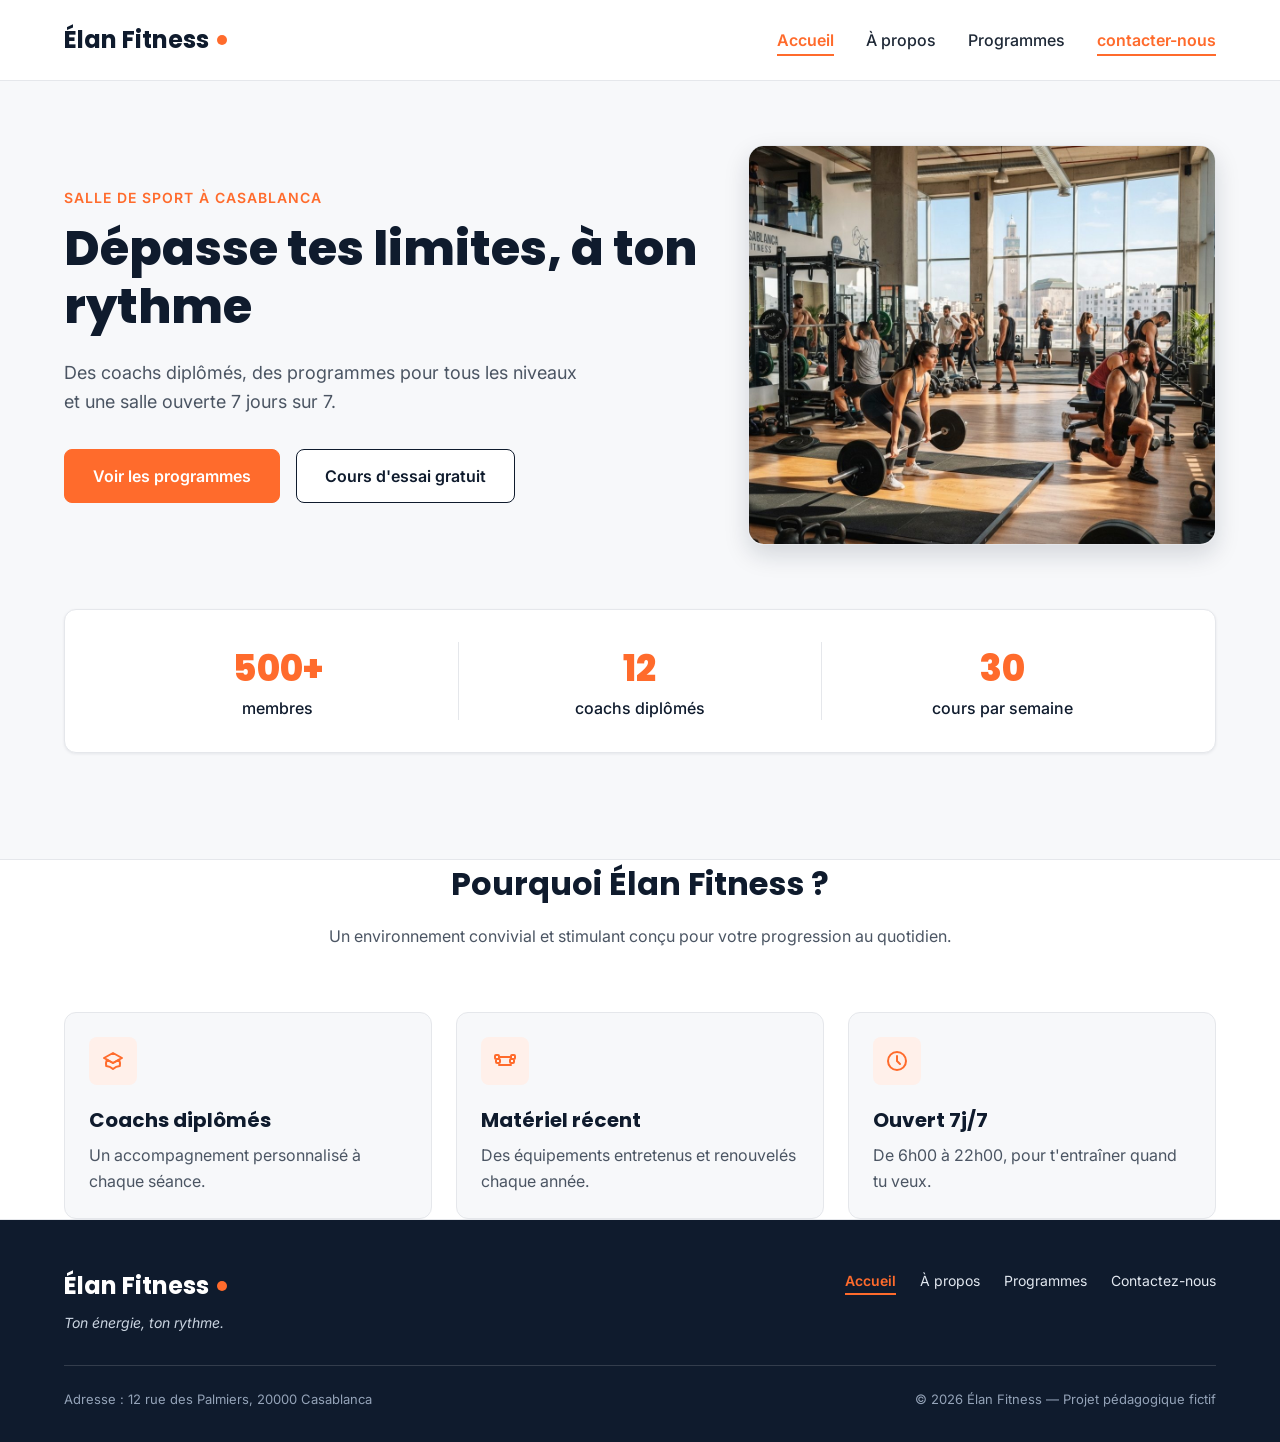
<file: index.html>
<!DOCTYPE html>
<html lang="fr">
<head>
  <meta charset="UTF-8">
  <meta name="viewport" content="width=device-width, initial-scale=1">
  <meta name="description" content="Élan Fitness, salle de sport à Casablanca : musculation, yoga, cardio et boxe fitness avec des coachs diplômés. Réservez votre cours d'essai gratuit.">
  <title>Élan Fitness | Salle de sport à Casablanca</title>

  <!-- Polices Google : Poppins (titres) et Inter (textes) -->
  <link rel="preconnect" href="https://fonts.googleapis.com">
  <link rel="preconnect" href="https://fonts.gstatic.com" crossorigin>
  <link href="https://fonts.googleapis.com/css2?family=Inter:wght@400;500;600&family=Poppins:wght@600;700;800&display=swap" rel="stylesheet">

  <!-- Notre feuille de style -->
  <link rel="stylesheet" href="style.css">
</head>

<body>

  <!-- =========================================================
       EN-TÊTE : logo + menu (le même sur toutes les pages)
       ========================================================= -->
  <header class="en-tete">
    <div class="conteneur en-tete-contenu">
      <a href="index.html" class="logo">Élan Fitness</a>

      <nav aria-label="Navigation principale">
        <ul class="menu">
          <li><a href="index.html" class="lien-actif">Accueil</a></li>
          <li><a href="a propos.html">À propos</a></li>
          <li><a href="programmes.html">Programmes</a></li>
          <li><a href="contactez-nous.html" class="lien-actif">contacter-nous</a></li>
        </ul>
      </nav>
    </div>
  </header>

  <main>

    <!-- =========================================================
         PAGE 1 : ACCUEIL (hero + chiffres + avantages)
         ========================================================= -->
    <section id="accueil" class="hero">
      <div class="conteneur">

        <div class="hero-contenu">
          <div class="hero-texte">
            <p class="sur-titre">Salle de sport à Casablanca</p>
            <h1>Dépasse tes limites, à ton rythme</h1>
            <p class="hero-description">
              Des coachs diplômés, des programmes pour tous les niveaux et une salle ouverte 7 jours sur 7.
            </p>
            <div class="boutons">
              <a href="#programmes" class="bouton bouton-principal">Voir les programmes</a>
              <a href="#contact" class="bouton bouton-secondaire">Cours d'essai gratuit</a>
            </div>
          </div>

          <img class="hero-image" src="img/hero.jpg" alt="Des personnes s'entraînent dans une salle de sport lumineuse à Casablanca">
        </div>

        <div class="chiffres">
          <div class="chiffre">
            <p class="chiffre-nombre">500+</p>
            <p>membres</p>
          </div>
          <div class="chiffre">
            <p class="chiffre-nombre">12</p>
            <p>coachs diplômés</p>
          </div>
          <div class="chiffre">
            <p class="chiffre-nombre">30</p>
            <p>cours par semaine</p>
          </div>
        </div>

      </div>
    </section>

    <section class="section section-blanche">
      <div class="conteneur">

        <div class="section-titre">
          <h2>Pourquoi Élan Fitness ?</h2>
          <p>Un environnement convivial et stimulant conçu pour votre progression au quotidien.</p>
        </div>

        <div class="cartes">
          <article class="carte carte-avantage">
            <div class="icone"><img src="img/icone-coach.svg" alt=""></div>
            <h3>Coachs diplômés</h3>
            <p>Un accompagnement personnalisé à chaque séance.</p>
          </article>

          <article class="carte carte-avantage">
            <div class="icone"><img src="img/icone-materiel.svg" alt=""></div>
            <h3>Matériel récent</h3>
            <p>Des équipements entretenus et renouvelés chaque année.</p>
          </article>

          <article class="carte carte-avantage">
            <div class="icone"><img src="img/icone-horloge.svg" alt=""></div>
            <h3>Ouvert 7j/7</h3>
            <p>De 6h00 à 22h00, pour t'entraîner quand tu veux.</p>
          </article>
        </div>

      </div>
    </section>
    <!-- =========================================================
       PIED DE PAGE (le même sur toutes les pages)
       ========================================================= -->
  <footer class="pied-de-page">
    <div class="conteneur">

      <div class="pied-haut">
        <div>
          <p class="logo logo-clair">Élan Fitness</p>
          <p class="slogan">Ton énergie, ton rythme.</p>
        </div>

        <nav aria-label="Navigation du pied de page">
          <ul class="menu menu-pied">
         <li><a href="index.html" class="lien-actif">Accueil</a></li>
          <li><a href="a propos.html">À propos</a></li>
          <li><a href="programmes.html">Programmes</a></li>
            <li><a href="#contact">Contactez-nous</a></li>
          </ul>
        </nav>
      </div>

      <div class="pied-bas">
        <p>Adresse : 12 rue des Palmiers, 20000 Casablanca</p>
        <p>&copy; 2026 Élan Fitness — Projet pédagogique fictif</p>
      </div>

    </div>
  </footer>

</body>
</html>
</file>
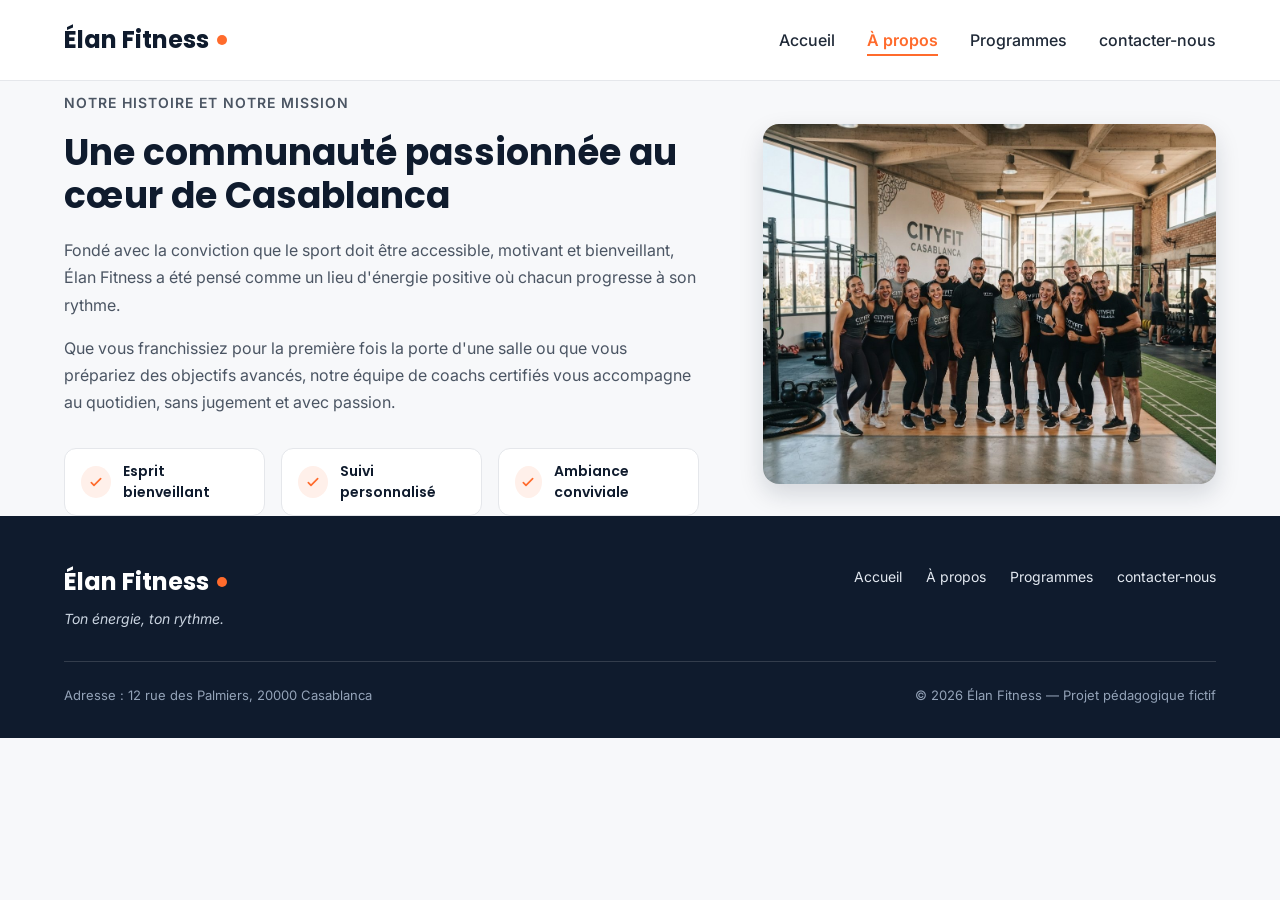
<file: a propos.html>
<!DOCTYPE html>
<html lang="fr">
<head>
  <meta charset="UTF-8">
  <meta name="viewport" content="width=device-width, initial-scale=1">
  <meta name="description" content="Élan Fitness, salle de sport à Casablanca : musculation, yoga, cardio et boxe fitness avec des coachs diplômés. Réservez votre cours d'essai gratuit.">
  <title>Élan Fitness | Salle de sport à Casablanca</title>

  <!-- Polices Google : Poppins (titres) et Inter (textes) -->
  <link rel="preconnect" href="https://fonts.googleapis.com">
  <link rel="preconnect" href="https://fonts.gstatic.com" crossorigin>
  <link href="https://fonts.googleapis.com/css2?family=Inter:wght@400;500;600&family=Poppins:wght@600;700;800&display=swap" rel="stylesheet">

  <!-- Notre feuille de style -->
  <link rel="stylesheet" href="style.css">
</head>

<body>

  <!-- =========================================================
       EN-TÊTE : logo + menu (le même sur toutes les pages)
       ========================================================= -->
  <header class="en-tete">
    <div class="conteneur en-tete-contenu">
      <a href="index.html" class="logo">Élan Fitness</a>

      <nav aria-label="Navigation principale">
        <ul class="menu">
          <li><a href="index.html" >Accueil</a></li>
          <li><a href="a propos.html" class="lien-actif">À propos</a></li>
          <li><a href="programmes.html">Programmes</a></li>
          <li><a href="contactez-nous.html" >contacter-nous</a></li>
        </ul>
      </nav>
    </div>
  </header>

  <main>
    

    <!-- =========================================================
         PAGE 2 : À PROPOS
         ========================================================= -->
    <section id="a-propos" class="section">
      <div class="conteneur apropos-contenu">

        <div class="apropos-texte">
          <p class="sur-titre">Notre histoire et notre mission</p>
          <h2>Une communauté passionnée au cœur de Casablanca</h2>
          <p>
            Fondé avec la conviction que le sport doit être accessible, motivant et bienveillant,
            Élan Fitness a été pensé comme un lieu d'énergie positive où chacun progresse à son rythme.
          </p>
          <p>
            Que vous franchissiez pour la première fois la porte d'une salle ou que vous prépariez des
            objectifs avancés, notre équipe de coachs certifiés vous accompagne au quotidien, sans
            jugement et avec passion.
          </p>

          <ul class="valeurs">
            <li class="valeur">
              <div class="icone icone-petite"><img src="img/icone-check.svg" alt=""></div>
              <span>Esprit bienveillant</span>
            </li>
            <li class="valeur">
              <div class="icone icone-petite"><img src="img/icone-check.svg" alt=""></div>
              <span>Suivi personnalisé</span>
            </li>
            <li class="valeur">
              <div class="icone icone-petite"><img src="img/icone-check.svg" alt=""></div>
              <span>Ambiance conviviale</span>
            </li>
          </ul>
        </div>

        <img class="apropos-image" src="img/equipe.jpg" alt="L'équipe de coachs d'Élan Fitness réunie dans la salle">

      </div>
    </section>

     <!-- =========================================================
       PIED DE PAGE (le même sur toutes les pages)
       ========================================================= -->
  <footer class="pied-de-page">
    <div class="conteneur">

      <div class="pied-haut">
        <div>
          <p class="logo logo-clair">Élan Fitness</p>
          <p class="slogan">Ton énergie, ton rythme.</p>
        </div>

        <nav aria-label="Navigation du pied de page">
          <ul class="menu menu-pied">
            <li><a href="index.html">Accueil</a></li>
            <li><a href="a propos.html">À propos</a></li>
            <li><a href="programmes.html">Programmes</a></li>
            <li><a href="contactez-nous.html" >contacter-nous</a></li>
          </ul>
        </nav>
      </div>

      <div class="pied-bas">
        <p>Adresse : 12 rue des Palmiers, 20000 Casablanca</p>
        <p>&copy; 2026 Élan Fitness — Projet pédagogique fictif</p>
      </div>

    </div>
  </footer>

</body>
</html>
</file>
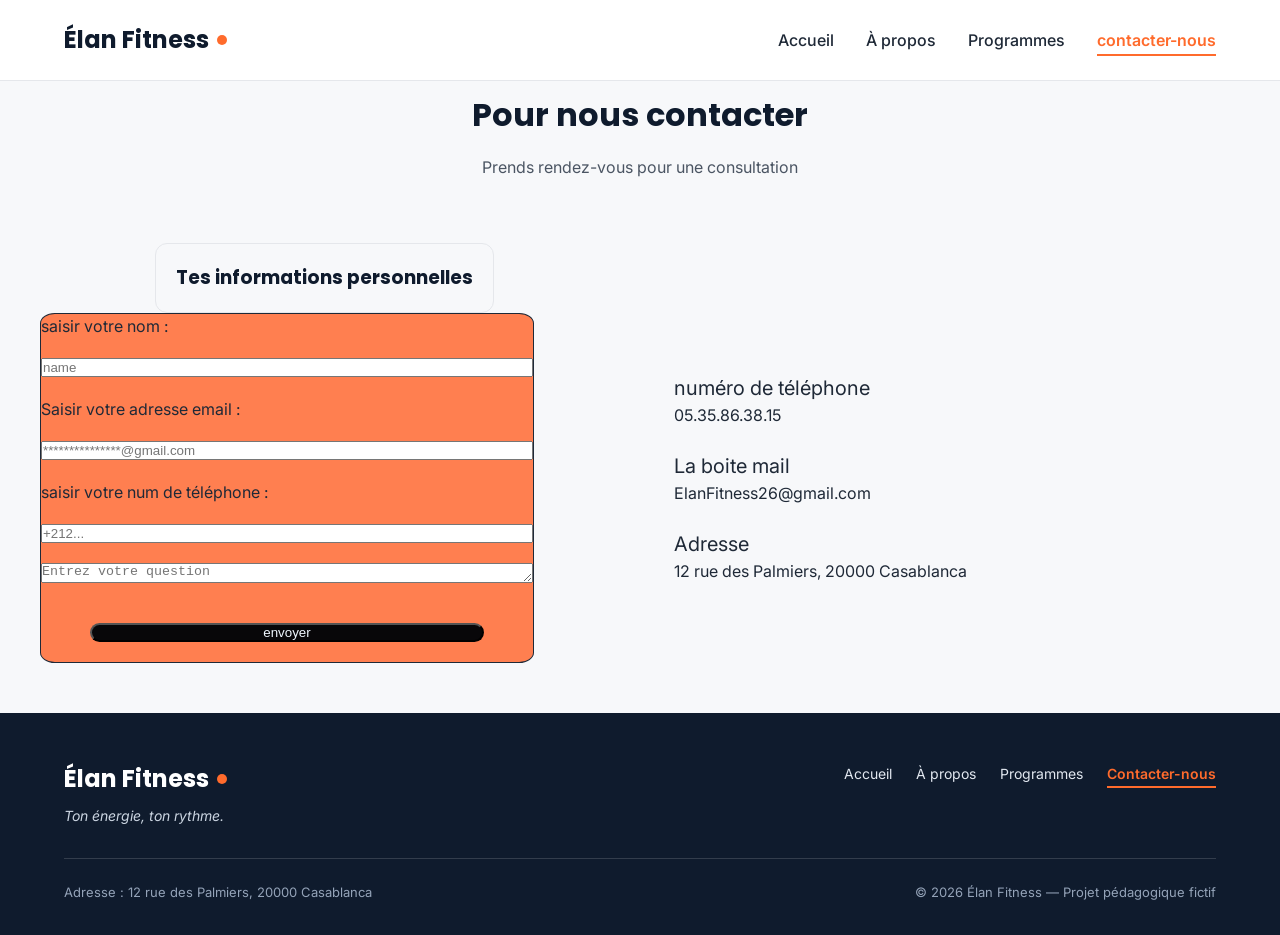
<file: contacter-nous.html>
<!DOCTYPE html>
<html lang="fr">

<head>
  <meta charset="UTF-8">
  <meta name="viewport" content="width=device-width, initial-scale=1">
  <meta name="description"
    content="Élan Fitness, salle de sport à Casablanca : musculation, yoga, cardio et boxe fitness avec des coachs diplômés. Réservez votre cours d'essai gratuit.">
  <title>Élan Fitness | Salle de sport à Casablanca</title>


  <link rel="preconnect" href="https://fonts.googleapis.com">
  <link rel="preconnect" href="https://fonts.gstatic.com" crossorigin>
  <link
    href="https://fonts.googleapis.com/css2?family=Inter:wght@400;500;600&family=Poppins:wght@600;700;800&display=swap"
    rel="stylesheet">

  <link rel="stylesheet" href="style.css">
  <link rel="stylesheet" href="styleik1.css">
</head>

<body>

  <header class="en-tete">
    <div class="conteneur en-tete-contenu">
      <a href="index.html" class="logo">Élan Fitness</a>

      <nav aria-label="Navigation principale">
        <ul class="menu">
          <li><a href="index.html">Accueil</a></li>
          <li><a href="a propos.html">À propos</a></li>
          <li><a href="programmes.html">Programmes</a></li>
          <li><a href="contacter-nous.html" class="lien-actif">contacter-nous</a></li>

        </ul>
      </nav>
    </div>
  </header>
  <main>

    <section id="contacter-nous" class="section">

      <div class="section-titre">
        <h2 class="title">Pour nous contacter </h2>
        <P> Prends rendez-vous pour une consultation
        <p>
      </div>
      <div class="cntr">
        
        <div>
          <h3 class="info">Tes informations personnelles</h3>
          <form class="forme">
            <label for="nom">saisir votre nom :</label>
            <input type="text" id="nom" placeholder="name" required>
            <label for="email">Saisir votre adresse email :</label>
            <input type="email" id="email" placeholder="***************@gmail.com" required>
            <label for="téléphone">saisir votre num de téléphone :</label>
            <input type="tel" id="téléphone" placeholder="+212..." required>
            <textarea id="message" rows="3" cols="30" placeholder="Entrez votre question"></textarea>
            <button type="submit" class="butt">envoyer</button>
          </form>
        </div>
        <div class="fit-info">

          <label for="téléphone">numéro de téléphone </label>
          <p>05.35.86.38.15</p>
          <br>
          <label for="email">La boite mail</label>
          <P>ElanFitness26@gmail.com</P>
          <br>
          <label for="loca"> Adresse</label>
          <p>12 rue des Palmiers, 20000 Casablanca</p>
        
        </div>
      </div>
      </div>
    </section>

    <footer class="pied-de-page">
      <div class="conteneur">

        <div class="pied-haut">
          <div>
            <p class="logo logo-clair">Élan Fitness</p>
            <p class="slogan">Ton énergie, ton rythme.</p>
          </div>

          <nav aria-label="Navigation du pied de page">
            <ul class="menu menu-pied">
              <li><a href="index.html">Accueil</a></li>
              <li><a href="a propos.html">À propos</a></li>
              <li><a href="programmes.html">Programmes</a></li>
              <li><a href="contacter-nous" class="lien-actif">Contacter-nous</a></li>
            </ul>
          </nav>
        </div>

        <div class="pied-bas">
          <p>Adresse : 12 rue des Palmiers, 20000 Casablanca</p>
          <p>&copy; 2026 Élan Fitness — Projet pédagogique fictif</p>
        </div>

      </div>
    </footer>

</body>

</html>
</file>
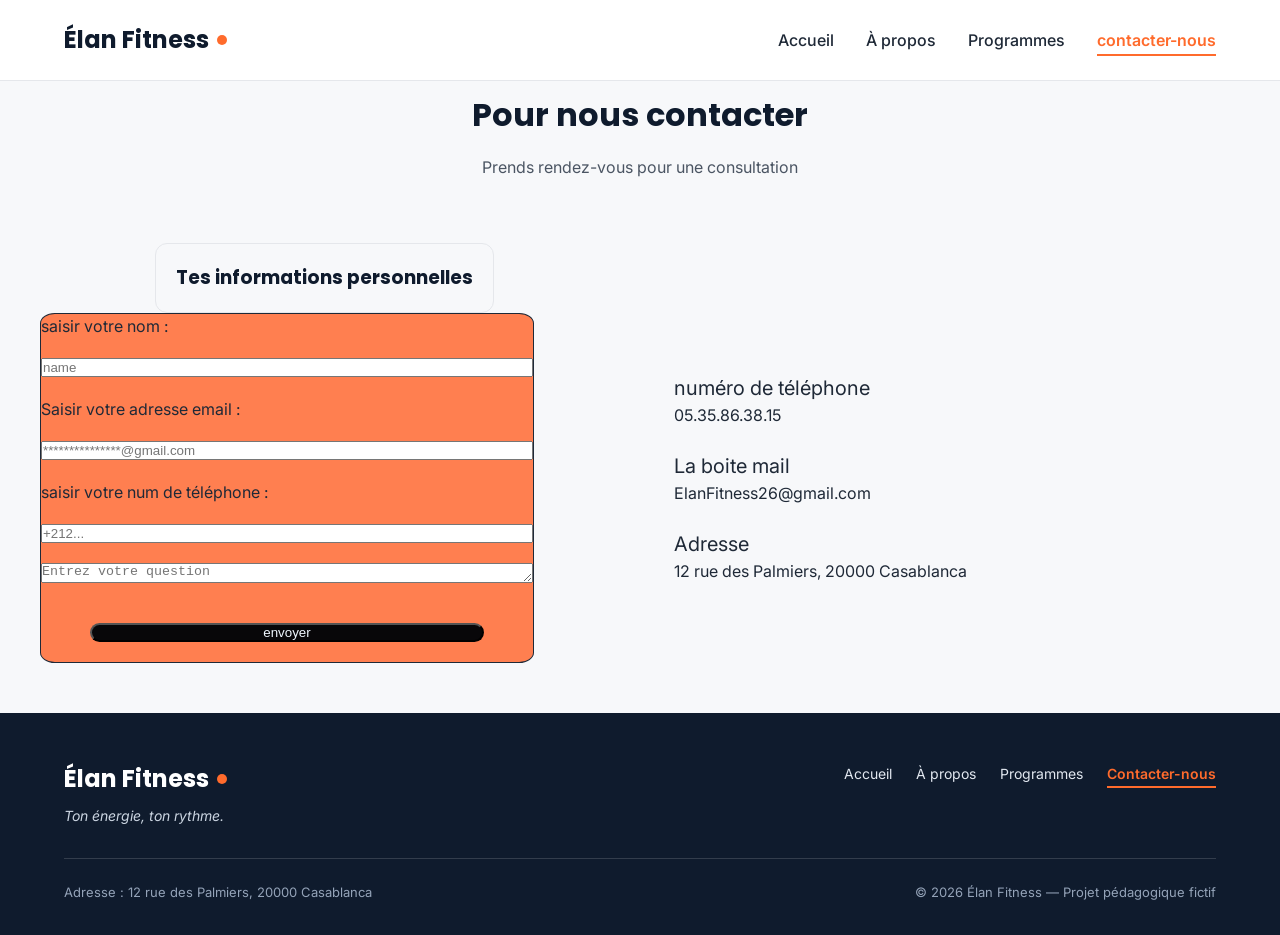
<file: contactez-nous.html>
<!DOCTYPE html>
<html lang="fr">

<head>
  <meta charset="UTF-8">
  <meta name="viewport" content="width=device-width, initial-scale=1">
  <meta name="description"
    content="Élan Fitness, salle de sport à Casablanca : musculation, yoga, cardio et boxe fitness avec des coachs diplômés. Réservez votre cours d'essai gratuit.">
  <title>Élan Fitness | Salle de sport à Casablanca</title>


  <link rel="preconnect" href="https://fonts.googleapis.com">
  <link rel="preconnect" href="https://fonts.gstatic.com" crossorigin>
  <link
    href="https://fonts.googleapis.com/css2?family=Inter:wght@400;500;600&family=Poppins:wght@600;700;800&display=swap"
    rel="stylesheet">

  <link rel="stylesheet" href="style.css">
  <link rel="stylesheet" href="styleik1.css">
</head>

<body>

  <header class="en-tete">
    <div class="conteneur en-tete-contenu">
      <a href="index.html" class="logo">Élan Fitness</a>

      <nav aria-label="Navigation principale">
        <ul class="menu">
          <li><a href="index.html">Accueil</a></li>
          <li><a href="a propos.html">À propos</a></li>
          <li><a href="programmes.html">Programmes</a></li>
          <li><a href="contactez-nous.html" class="lien-actif">contacter-nous</a></li>

        </ul>
      </nav>
    </div>
  </header>
  <main>

    <section id="contacter-nous" class="section">

      <div class="section-titre">
        <h2 class="title">Pour nous contacter </h2>
        <P> Prends rendez-vous pour une consultation
        <p>
      </div>
      <div class="cntr">
        
        <div>
          <h3 class="info">Tes informations personnelles</h3>
          <form class="forme">
            <label for="nom">saisir votre nom :</label>
            <input type="text" id="nom" placeholder="name" required>
            <label for="email">Saisir votre adresse email :</label>
            <input type="email" id="email" placeholder="***************@gmail.com" required>
            <label for="téléphone">saisir votre num de téléphone :</label>
            <input type="tel" id="téléphone" placeholder="+212..." required>
            <textarea id="message" rows="3" cols="30" placeholder="Entrez votre question"></textarea>
            <button type="submit" class="butt">envoyer</button>
          </form>
        </div>
        <div class="fit-info">

          <label for="téléphone">numéro de téléphone </label>
          <p>05.35.86.38.15</p>
          <br>
          <label for="email">La boite mail</label>
          <P>ElanFitness26@gmail.com</P>
          <br>
          <label for="loca"> Adresse</label>
          <p>12 rue des Palmiers, 20000 Casablanca</p>
        
        </div>
      </div>
      </div>
    </section>

    <footer class="pied-de-page">
      <div class="conteneur">

        <div class="pied-haut">
          <div>
            <p class="logo logo-clair">Élan Fitness</p>
            <p class="slogan">Ton énergie, ton rythme.</p>
          </div>

          <nav aria-label="Navigation du pied de page">
            <ul class="menu menu-pied">
              <li><a href="index.html">Accueil</a></li>
              <li><a href="a propos.html">À propos</a></li>
              <li><a href="programmes.html">Programmes</a></li>
              <li><a href="contactez-nous" class="lien-actif">Contacter-nous</a></li>
            </ul>
          </nav>
        </div>

        <div class="pied-bas">
          <p>Adresse : 12 rue des Palmiers, 20000 Casablanca</p>
          <p>&copy; 2026 Élan Fitness — Projet pédagogique fictif</p>
        </div>

      </div>
    </footer>

</body>

</html>
</file>
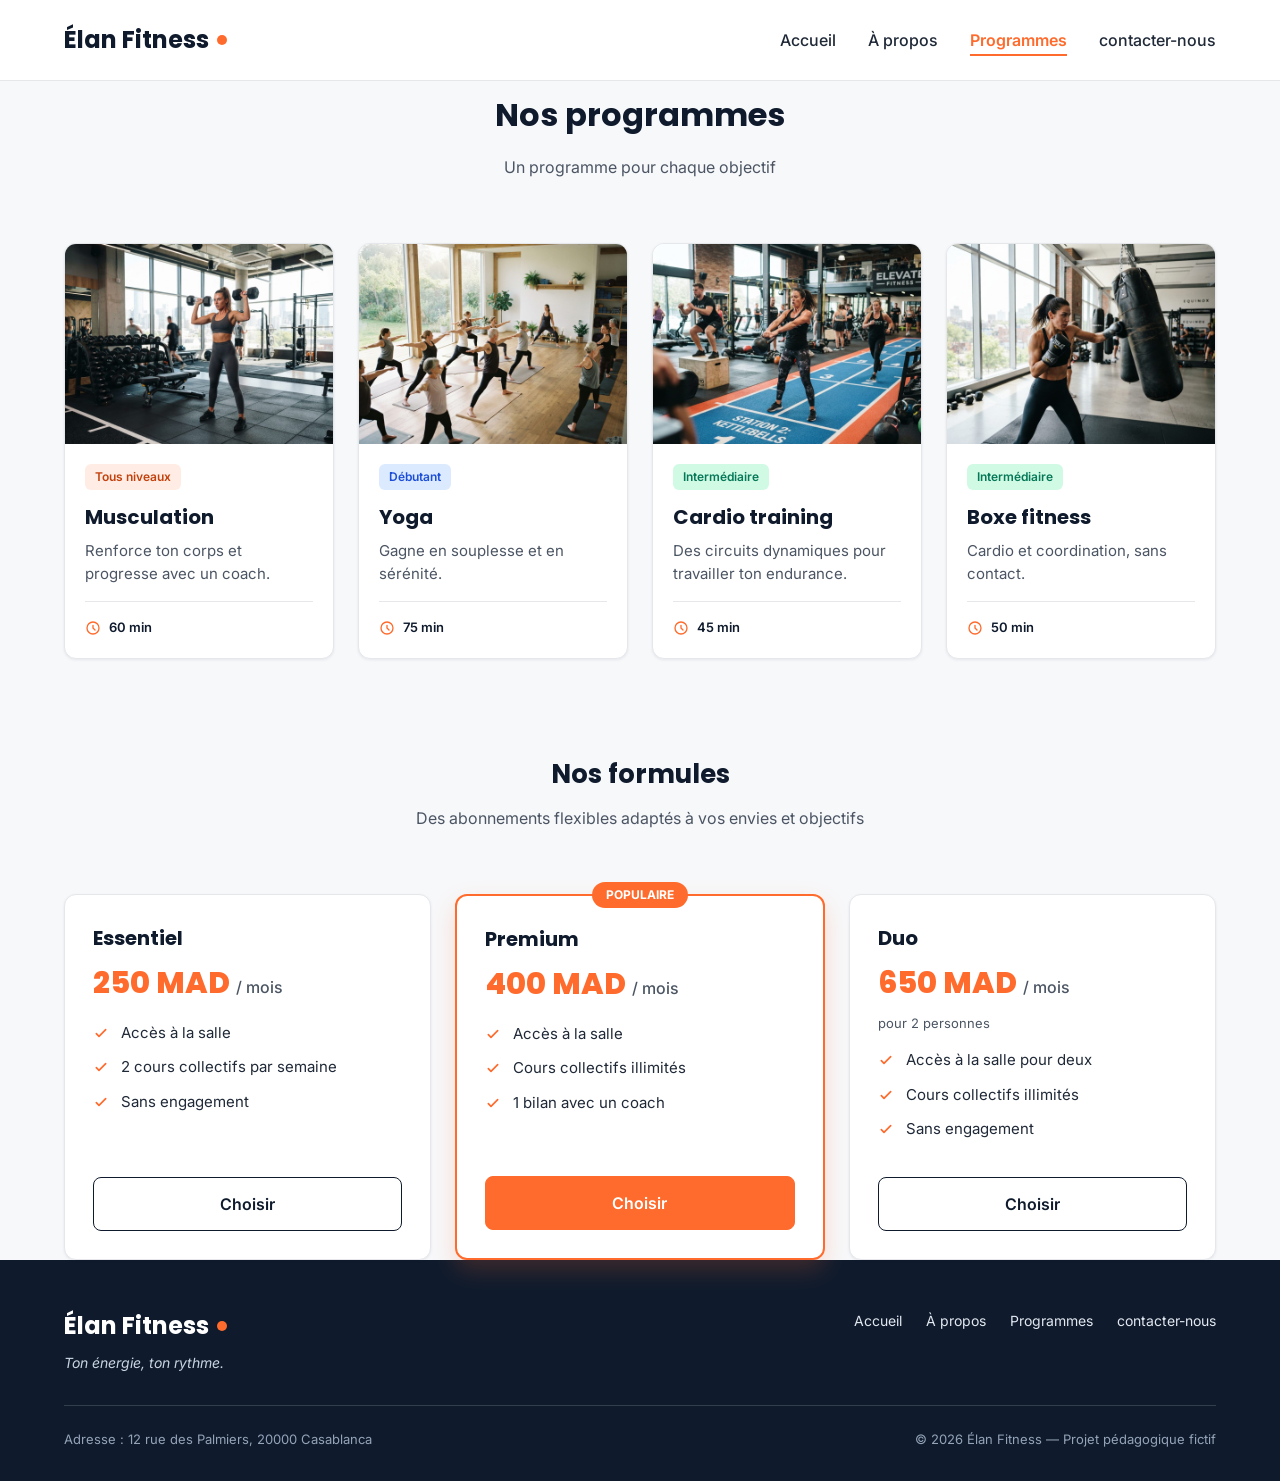
<file: programmes.html>
<!DOCTYPE html>
<html lang="fr">
<head>
  <meta charset="UTF-8">
  <meta name="viewport" content="width=device-width, initial-scale=1">
  <meta name="description" content="Élan Fitness, salle de sport à Casablanca : musculation, yoga, cardio et boxe fitness avec des coachs diplômés. Réservez votre cours d'essai gratuit.">
  <title>Élan Fitness | Salle de sport à Casablanca</title>

  
  <link rel="preconnect" href="https://fonts.googleapis.com">
  <link rel="preconnect" href="https://fonts.gstatic.com" crossorigin>
  <link href="https://fonts.googleapis.com/css2?family=Inter:wght@400;500;600&family=Poppins:wght@600;700;800&display=swap" rel="stylesheet">

 
 
   <link rel="stylesheet" href="style.css">
    <link rel="stylesheet" href="styleik1.css">
  </head>

<body>

  <header class="en-tete">
    <div class="conteneur en-tete-contenu">
      <a href="index.html" class="logo">Élan Fitness</a>

      <nav aria-label="Navigation principale">
        <ul class="menu">
          <li><a href="index.html">Accueil</a></li>
          <li><a href="a propos.html">À propos</a></li>
          <li><a href="programmes.html" class="lien-actif">Programmes</a></li>
          <li><a href="contactez-nous.html" >contacter-nous</a></li>
        </ul>
      </nav>
    </div>
  </header>

  <main>
    
    <section id="programmes" class="section">
      <div class="conteneur">

        <div class="section-titre">
          <h2>Nos programmes</h2>
          <p>Un programme pour chaque objectif</p>
        </div>

        <div class="cartes">

          <article class="carte carte-programme">
            <img src="img/musculation.jpg" alt="Une sportive soulève des haltères dans l'espace musculation">
            <div class="programme-corps">
              <span class="etiquette etiquette-orange">Tous niveaux</span>
              <h3>Musculation</h3>
              <p>Renforce ton corps et progresse avec un coach.</p>
              <p class="duree"><img src="img/icone-duree.svg" alt="">60 min</p>
            </div>
          </article>

          <article class="carte carte-programme">
            <img src="img/yoga.jpg" alt="Un groupe pratique le yoga sur des tapis dans une salle lumineuse">
            <div class="programme-corps">
              <span class="etiquette etiquette-bleue">Débutant</span>
              <h3>Yoga</h3>
              <p>Gagne en souplesse et en sérénité.</p>
              <p class="duree"><img src="img/icone-duree.svg" alt="">75 min</p>
            </div>
          </article>

          <article class="carte carte-programme">
            <img src="img/cardio.jpg" alt="Des sportifs suivent un circuit de cardio training avec des kettlebells">
            <div class="programme-corps">
              <span class="etiquette etiquette-verte">Intermédiaire</span>
              <h3>Cardio training</h3>
              <p>Des circuits dynamiques pour travailler ton endurance.</p>
              <p class="duree"><img src="img/icone-duree.svg" alt="">45 min</p>
            </div>
          </article>

          <article class="carte carte-programme">
            <img src="img/boxe.jpg" alt="Une sportive frappe un sac de frappe pendant un cours de boxe fitness">
            <div class="programme-corps">
              <span class="etiquette etiquette-verte">Intermédiaire</span>
              <h3>Boxe fitness</h3>
              <p>Cardio et coordination, sans contact.</p>
              <p class="duree"><img src="img/icone-duree.svg" alt="">50 min</p>
            </div>
          </article>

        </div>

        <div class="formules">

          <div class="section-titre">
            <h3>Nos formules</h3>
            <p>Des abonnements flexibles adaptés à vos envies et objectifs</p>
          </div>

          <div class="cartes">

            <article class="carte formule">
              <h4>Essentiel</h4>
              <p class="prix">250 MAD <span>/ mois</span></p>
              <ul class="formule-liste">
                <li>Accès à la salle</li>
                <li>2 cours collectifs par semaine</li>
                <li>Sans engagement</li>
              </ul>
              <a href="#contact" class="bouton bouton-secondaire">Choisir</a>
            </article>

            <article class="carte formule formule-populaire">
              <p class="badge-populaire">Populaire</p>
              <h4>Premium</h4>
              <p class="prix">400 MAD <span>/ mois</span></p>
              <ul class="formule-liste">
                <li>Accès à la salle</li>
                <li>Cours collectifs illimités</li>
                <li>1 bilan avec un coach</li>
              </ul>
              <a href="#contact" class="bouton bouton-principal">Choisir</a>
            </article>

            <article class="carte formule">
              <h4>Duo</h4>
              <p class="prix">650 MAD <span>/ mois</span></p>
              <p class="prix-note">pour 2 personnes</p>
              <ul class="formule-liste">
                <li>Accès à la salle pour deux</li>
                <li>Cours collectifs illimités</li>
                <li>Sans engagement</li>
              </ul>
              <a href="#contact" class="bouton bouton-secondaire">Choisir</a>
            </article>

          </div>
        </div>

      </div>
    </section>
 
  <footer class="pied-de-page">
    <div class="conteneur">

      <div class="pied-haut">
        <div>
          <p class="logo logo-clair">Élan Fitness</p>
          <p class="slogan">Ton énergie, ton rythme.</p>
        </div>

        <nav aria-label="Navigation du pied de page">
          <ul class="menu menu-pied">
            <li><a href="index.html">Accueil</a></li>
            <li><a href="a propos.html">À propos</a></li>
            <li><a href="programmes.html">Programmes</a></li>
            <li><a href="contactez-nous.html" >contacter-nous</a></li>
          </ul>
        </nav>
      </div>

      <div class="pied-bas">
        <p>Adresse : 12 rue des Palmiers, 20000 Casablanca</p>
        <p>&copy; 2026 Élan Fitness — Projet pédagogique fictif</p>
      </div>

    </div>
  </footer>

</body>
</html>
</file>
<file: style.css>
/* =========================================================
   ÉLAN FITNESS — feuille de style
   Organisation du fichier :
   1. Réglages de base
   2. Éléments communs (conteneur, boutons, cartes, icônes)
   3. En-tête
   4. Accueil
   5. À propos
   6. Programmes
   7. Contact
   8. Pied de page
   ========================================================= */


/* =========================================================
   1. RÉGLAGES DE BASE
   ========================================================= */

/* Remise à zéro : on enlève les marges par défaut du navigateur
   et on utilise le box-sizing border-box (voir le box model) */
* {
  box-sizing: border-box;
  margin: 0;
  padding: 0;
}

html {
  scroll-behavior: smooth;   /* défilement doux quand on clique sur le menu */
}

body {
  font-family: 'Inter', Arial, sans-serif;
  font-size: 16px;
  line-height: 1.5;
  color: #1F2937;
  background-color: #F7F8FA;
}

/* Tous les titres utilisent la police Poppins */
h1, h2, h3, h4 {
  font-family: 'Poppins', Arial, sans-serif;
  color: #0F1B2D;
}

a {
  color: inherit;
  text-decoration: none;
}

ul {
  list-style: none;
}

img {
  display: block;
  max-width: 100%;
}

/* Un contour visible quand on navigue au clavier (accessibilité) */
a:focus-visible,
button:focus-visible {
  outline: 3px solid #FF6B2C;
  outline-offset: 2px;
}


/* =========================================================
   2. ÉLÉMENTS COMMUNS
   ========================================================= */

/* Le conteneur centre le contenu et limite sa largeur */
.conteneur {
  width: 100%;
  max-width: 1200px;
  margin: 0 auto;
  padding: 0 24px;
}

/* Chaque grande partie de la page */
.section {
  margin-top: 10px;
}

.section-blanche {
  background-color: #FFFFFF;
  border-top: 1px solid #E5E7EB;
  border-bottom: 1px solid #E5E7EB;
}

/* Titre + phrase d'introduction centrés au-dessus d'une section */
.section-titre {
  max-width: 640px;
  margin: 0 auto 64px;
  text-align: center;
}

.section-titre h2 {
  font-size: 32px;
  margin-bottom: 16px;
}

.section-titre h3 {
  font-size: 26px;
  margin-bottom: 12px;
}

.section-titre p {
  color: #4B5563;
}

/* Petit texte orange au-dessus d'un titre */
.sur-titre {
  font-size: 14px;
  font-weight: 600;
  color: #FF6B2C;
  text-transform: uppercase;
  letter-spacing: 1px;
  margin-bottom: 12px;
}

/* ----- Boutons ----- */
.bouton {
  display: inline-block;
  padding: 14px 28px;
  border-radius: 8px;
  font-size: 16px;
  font-weight: 600;
  text-align: center;
  cursor: pointer;
}

.bouton-principal {
  background-color: #FF6B2C;
  border: 1px solid #FF6B2C;
  color: #FFFFFF;
}

.bouton-principal:hover {
  background-color: #F05817;
}

.bouton-secondaire {
  background-color: #FFFFFF;
  border: 1px solid #0F1B2D;
  color: #0F1B2D;
}

.bouton-secondaire:hover {
  background-color: #F3F4F6;
}

/* ----- Rangée de cartes (Flexbox) ----- */
.cartes {
  display: flex;
  gap: 24px;
}

.carte {
  flex: 1;                       /* toutes les cartes ont la même largeur */
  background-color: #FFFFFF;
  border: 1px solid #E5E7EB;
  border-radius: 12px;
  box-shadow: 0 1px 3px rgba(15, 27, 45, 0.08);
}

/* ----- Icône dans un carré orange clair ----- */
.icone {
  width: 48px;
  height: 48px;
  background-color: #FFF0EA;
  border-radius: 8px;
  display: flex;
  align-items: center;
  justify-content: center;
}

.icone img {
  width: 24px;
  height: 24px;
}

.icone-petite {
  width: 32px;
  height: 32px;
  border-radius: 50%;
}

.icone-petite img {
  width: 16px;
  height: 16px;
}


/* =========================================================
   3. EN-TÊTE
   ========================================================= */

.en-tete {
  position: sticky;              /* reste collé en haut de l'écran */
  top: 0;
  z-index: 10;                   /* passe devant le reste de la page */
  background-color: #FFFFFF;
  border-bottom: 1px solid #E5E7EB;
}

.en-tete-contenu {
  height: 80px;
  display: flex;
  align-items: center;
  justify-content: space-between;
}

.logo {
  display: flex;
  align-items: center;
  font-family: 'Poppins', Arial, sans-serif;
  font-size: 24px;
  font-weight: 700;
  color: #0F1B2D;
}

/* Le point orange après le logo, créé en CSS avec ::after */
.logo::after {
  content: "";
  width: 10px;
  height: 10px;
  margin-left: 8px;
  background-color: #FF6B2C;
  border-radius: 50%;
}

.menu {
  display: flex;
  gap: 32px;
}

.menu a {
  font-weight: 500;
  padding-bottom: 4px;
  border-bottom: 2px solid transparent;
}

.menu a:hover {
  color: #FF6B2C;
}

/* La page où l'on se trouve */
.menu .lien-actif {
  color: #FF6B2C;
  font-weight: 600;
  border-bottom-color: #FF6B2C;
}


/* =========================================================
   4. ACCUEIL
   ========================================================= */

.hero {
  padding: 64px 0 96px;
}

/* Deux colonnes : le texte à gauche, l'image à droite */
.hero-contenu {
  display: flex;
  align-items: center;
  gap: 32px;
}

.hero-texte {
  flex: 7;                       /* 7 parts sur 12 */
}

.hero-texte h1 {
  font-size: 48px;
  font-weight: 800;
  line-height: 1.2;
  margin-bottom: 24px;
}

.hero-description {
  max-width: 520px;
  font-size: 18px;
  line-height: 1.6;
  color: #4B5563;
  margin-bottom: 32px;
}

.boutons {
  display: flex;
  flex-wrap: wrap;
  gap: 16px;
}

.hero-image {
  flex: 5;                       /* 5 parts sur 12 */
  min-width: 0;
  height: 400px;
  object-fit: cover;             /* l'image remplit le cadre sans se déformer */
  border-radius: 16px;
  border: 1px solid #E5E7EB;
  box-shadow: 0 10px 25px rgba(15, 27, 45, 0.15);
}

/* Bandeau des trois chiffres */
.chiffres {
  display: flex;
  margin-top: 64px;
  padding: 32px;
  background-color: #FFFFFF;
  border: 1px solid #E5E7EB;
  border-radius: 12px;
  box-shadow: 0 1px 3px rgba(15, 27, 45, 0.08);
}

.chiffre {
  flex: 1;
  text-align: center;
  font-weight: 500;
  color: #0F1B2D;
}

/* Un trait entre deux chiffres (sélecteur de frère adjacent) */
.chiffre + .chiffre {
  border-left: 1px solid #E5E7EB;
}

.chiffre-nombre {
  font-family: 'Poppins', Arial, sans-serif;
  font-size: 36px;
  font-weight: 800;
  color: #FF6B2C;
}

/* Les trois avantages ("Pourquoi Élan Fitness ?") */
.carte-avantage {
  padding: 24px;
  background-color: #F7F8FA;
  box-shadow: none;
}

.carte-avantage .icone {
  margin-bottom: 20px;
}

.carte-avantage h3 {
  font-size: 20px;
  margin-bottom: 8px;
}

.carte-avantage p {
  color: #4B5563;
  line-height: 1.6;
}


/* =========================================================
   5. À PROPOS
   ========================================================= */

.apropos-contenu {
  display: flex;
  align-items: center;
  gap: 64px;
}

.apropos-texte {
  flex: 7;
}

.apropos-texte h2 {
  font-size: 36px;
  line-height: 1.2;
  margin-bottom: 20px;
}

.apropos-texte p {
  color: #4B5563;
  line-height: 1.7;
  margin-bottom: 16px;
}

/* Les trois petites cartes "valeurs" */
.valeurs {
  display: flex;
  gap: 16px;
  margin-top: 32px;
}

.valeur {
  flex: 1;
  display: flex;
  align-items: center;
  gap: 12px;
  padding: 12px 16px;
  background-color: #FFFFFF;
  border: 1px solid #E5E7EB;
  border-radius: 12px;
  font-family: 'Poppins', Arial, sans-serif;
  font-size: 14px;
  font-weight: 600;
  color: #0F1B2D;
}

.apropos-image {
  flex: 5;
  min-width: 0;
  height: 360px;
  object-fit: cover;
  border-radius: 16px;
  box-shadow: 0 10px 25px rgba(15, 27, 45, 0.15);
}


/* =========================================================
   6. PROGRAMMES
   ========================================================= */

/* ----- Les 4 cartes de programmes ----- */
.carte-programme {
  display: flex;
  flex-direction: column;
  overflow: hidden;              /* les coins de l'image suivent ceux de la carte */
}

.carte-programme > img {
  width: 100%;
  height: 200px;
  object-fit: cover;
}

.programme-corps {
  flex: 1;
  display: flex;
  flex-direction: column;
  padding: 20px;
}

.programme-corps h3 {
  font-size: 20px;
  margin-bottom: 8px;
}

.programme-corps p {
  font-size: 15px;
  color: #4B5563;
}

/* Petite étiquette du niveau */
.etiquette {
  align-self: flex-start;        /* l'étiquette garde la largeur de son texte */
  padding: 4px 10px;
  margin-bottom: 12px;
  border-radius: 6px;
  font-size: 12px;
  font-weight: 600;
}

.etiquette-orange {
  background-color: #FFEDE5;
  color: #C2410C;
}

.etiquette-bleue {
  background-color: #DBEAFE;
  color: #1D4ED8;
}

.etiquette-verte {
  background-color: #D1FAE5;
  color: #047857;
}

/* La durée est toujours en bas de la carte grâce à margin-top: auto */
.programme-corps .duree {
  display: flex;
  align-items: center;
  gap: 8px;
  margin-top: auto;
  padding-top: 16px;
  border-top: 1px solid #E5E7EB;
  font-size: 13px;
  font-weight: 600;
  color: #0F1B2D;
}

.programme-corps h3 + p {
  margin-bottom: 16px;
}

.duree img {
  width: 16px;
  height: 16px;
}

/* ----- Les 3 formules ----- */
.formules {
  margin-top: 96px;
}

.formule {
  position: relative;            /* sert de repère au badge "Populaire" */
  display: flex;
  flex-direction: column;
  padding: 28px;
}

.formule h4 {
  font-size: 20px;
}

.prix {
  margin: 8px 0 16px;
  font-family: 'Poppins', Arial, sans-serif;
  font-size: 30px;
  font-weight: 800;
  color: #FF6B2C;
}

.prix span {
  font-family: 'Inter', Arial, sans-serif;
  font-size: 16px;
  font-weight: 500;
  color: #4B5563;
}

.prix-note {
  margin: -8px 0 16px;
  font-size: 13px;
  color: #4B5563;
}

/* Liste avec une coche orange devant chaque ligne */
.formule-liste {
  flex: 1;                       /* pousse le bouton vers le bas de la carte */
  margin-bottom: 24px;
}

.formule-liste li {
  padding-left: 28px;
  margin-bottom: 12px;
  font-size: 15px;
  background-image: url('img/icone-check.svg');
  background-repeat: no-repeat;
  background-position: left center;
  background-size: 16px;
}

.formule .bouton {
  display: block;                /* le bouton prend toute la largeur */
}

/* La formule mise en avant */
.formule-populaire {
  border: 2px solid #FF6B2C;
  box-shadow: 0 10px 25px rgba(255, 107, 44, 0.2);
}

.badge-populaire {
  position: absolute;
  top: -14px;
  left: 50%;
  transform: translateX(-50%);   /* centre le badge horizontalement */
  padding: 4px 14px;
  background-color: #FF6B2C;
  border-radius: 999px;
  font-size: 12px;
  font-weight: 700;
  text-transform: uppercase;
  color: #FFFFFF;
}


/* =========================================================
   7. CONTACT
   ========================================================= */

.contact-contenu {
  display: flex;
  align-items: flex-start;
  gap: 32px;
}

/* ----- Colonne de gauche : les informations ----- */
.infos {
  flex: 2;
  display: flex;
  flex-direction: column;        /* les cartes sont empilées */
  gap: 16px;
}

.info {
  display: flex;
  gap: 16px;
  padding: 20px;
  background-color: #F7F8FA;
  border: 1px solid #E5E7EB;
  border-radius: 12px;
}

.info h3 {
  font-size: 16px;
  margin-bottom: 4px;
}

.info p {
  font-size: 14px;
  color: #4B5563;
}

/* ----- Colonne de droite : le formulaire ----- */
.formulaire {
  flex: 3;
  padding: 32px;
  background-color: #FFFFFF;
  border: 1px solid #E5E7EB;
  border-radius: 12px;
  box-shadow: 0 1px 3px rgba(15, 27, 45, 0.08);
}

.formulaire h3 {
  font-size: 24px;
  margin-bottom: 24px;
}

.champ {
  margin-bottom: 18px;
}

.champ label {
  display: block;
  margin-bottom: 6px;
  font-size: 14px;
  font-weight: 600;
  color: #0F1B2D;
}

.champ input,
.champ select,
.champ textarea {
  width: 100%;
  padding: 10px 14px;
  background-color: #FFFFFF;
  border: 1px solid #E5E7EB;
  border-radius: 8px;
  font-family: inherit;          /* les champs reprennent la police du site */
  font-size: 15px;
  color: #1F2937;
}

.champ input:focus,
.champ select:focus,
.champ textarea:focus {
  outline: 2px solid #FF6B2C;
  border-color: #FF6B2C;
}

.champ small {
  display: block;
  margin-top: 6px;
  font-size: 12px;
  color: #4B5563;
}

/* La case à cocher et son texte sur la même ligne */
.case {
  display: flex;
  align-items: center;
  gap: 8px;
  margin: 8px 0 24px;
  font-size: 14px;
}

.formulaire .bouton {
  display: block;
  width: 100%;
  font-family: inherit;
}

/* ----- Plan d'accès ----- */
.plan {
  margin-top: 64px;
}

.plan h3 {
  font-size: 20px;
  margin-bottom: 16px;
}

/* Le quadrillage est une petite image répétée en fond */
.plan-carte {
  height: 280px;
  display: flex;
  align-items: center;
  justify-content: center;
  background-image: url('img/plan-fond.png');
  border: 1px solid #E5E7EB;
  border-radius: 12px;
}

.plan-etiquette {
  padding: 20px 28px;
  background-color: #FFFFFF;
  border-radius: 12px;
  box-shadow: 0 10px 25px rgba(15, 27, 45, 0.15);
  text-align: center;
}

.plan-pin {
  width: 40px;
  height: 40px;
  margin: 0 auto 8px;
  background-color: #FF6B2C;
  border-radius: 50%;
  display: flex;
  align-items: center;
  justify-content: center;
}

.plan-pin img {
  width: 20px;
  height: 20px;
}

.plan-nom {
  font-family: 'Poppins', Arial, sans-serif;
  font-weight: 700;
  color: #0F1B2D;
}

.plan-etiquette p {
  font-size: 13px;
  color: #4B5563;
}

.plan-etiquette .plan-acces {
  margin-top: 6px;
  font-size: 12px;
  font-weight: 600;
  color: #FF6B2C;
}


/* =========================================================
   8. PIED DE PAGE
   ========================================================= */

.pied-de-page {
  padding: 48px 0 32px;
  background-color: #0F1B2D;
  color: #FFFFFF;
}

.pied-haut {
  display: flex;
  justify-content: space-between;
  align-items: flex-start;
  padding-bottom: 32px;
  border-bottom: 1px solid rgba(255, 255, 255, 0.15);
}

.logo-clair {
  color: #FFFFFF;
}

.slogan {
  margin-top: 8px;
  font-size: 14px;
  font-style: italic;
  color: #CBD5E1;
}

.menu-pied {
  gap: 24px;
}

.menu-pied a {
  font-size: 14px;
  font-weight: 400;
  color: #E2E8F0;
}

.pied-bas {
  display: flex;
  justify-content: space-between;
  margin-top: 24px;
  font-size: 13px;
  color: #94A3B8;
}
</file>
<file: styleik1.css>
.title{
    text-align: center;
}
.info{
    text-align: left;
    margin-left :155px;
}
.forme{
   
    display: flex;
    flex-direction: column;
    justify-content: center;
    background-color: coral;
    width: 100%;
    height: 350px;
    gap: 20px;
    border: 1px solid;
    border-radius: 3%;
    margin-left: 40px;
    margin-bottom: 50px;

}
.butt{
    flex-direction: column;
    justify-content: center;
    background-color: rgb(8, 7, 9);
    color: aliceblue;
    text-align: center;
    display: block;
    width: 80%;
    margin: 20px auto;
    border-radius: 10px;
}

 .cntr{
    display: flex;
    gap: 180px;
 }

 .fit-info label{
    font-size: 20px;
 }
.fit-info {
    display: flex;
    flex-direction: column;
    justify-content: center;
   
}
</file>
